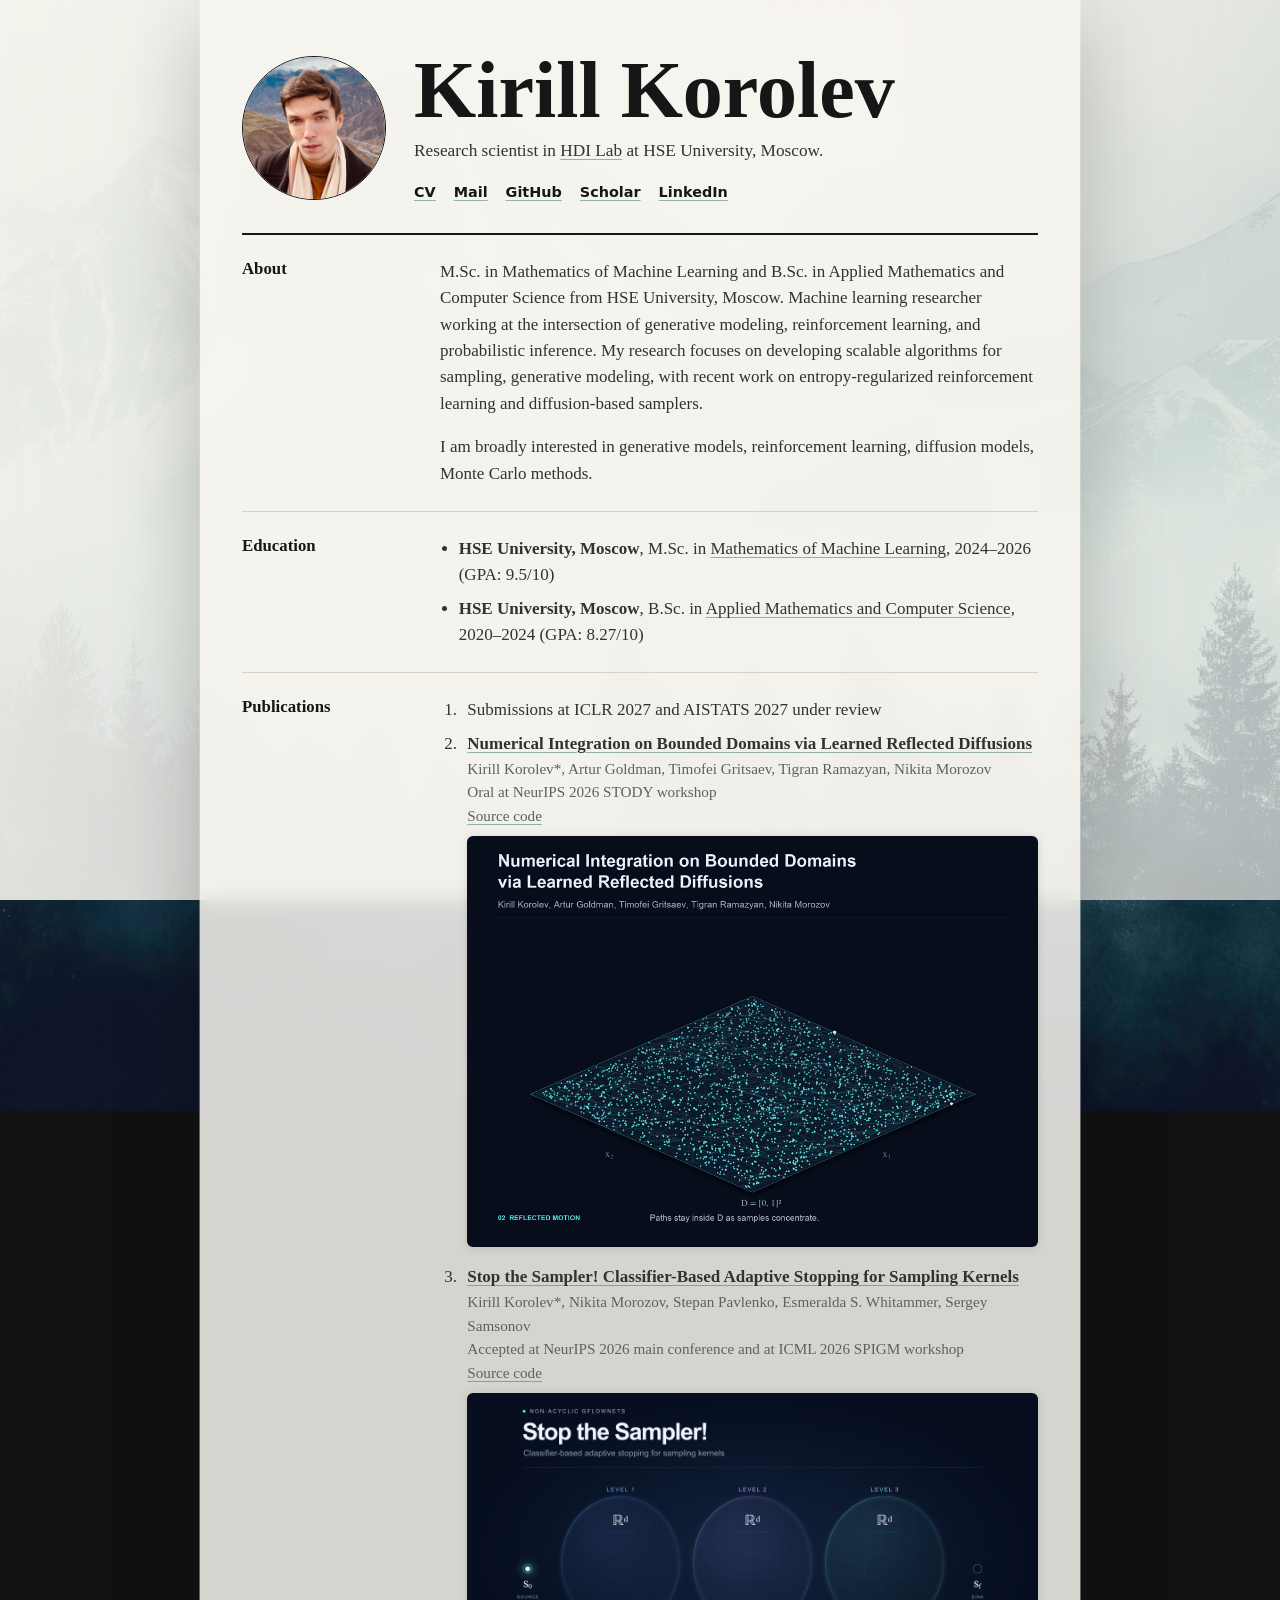
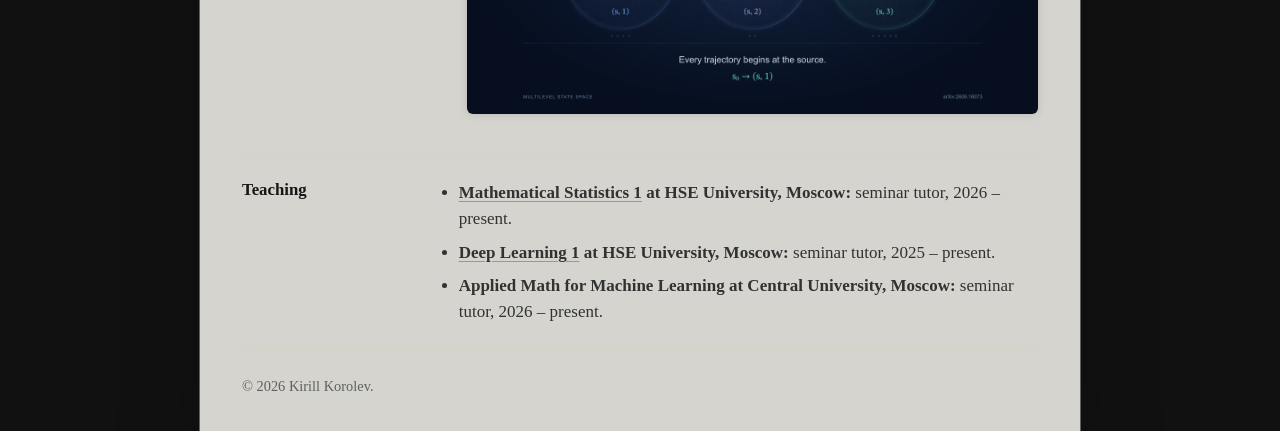
<file: index.html>
<!doctype html>
<html lang="en">
  <head>
    <meta charset="utf-8">
    <meta name="viewport" content="width=device-width, initial-scale=1">
    <meta
      name="description"
      content="Personal website of Kirill Korolev."
    >
    <meta name="google-site-verification" content="NBXI4HYTqgPtcaSsDmMrQNuc7NMK7PXPJ6CvXGRIiEw" />
    <title>Kirill Korolev</title>
    <link rel="icon" href="assets/favicon.svg" type="image/svg+xml">
    <link rel="stylesheet" href="styles.css">
  </head>
  <body>
    <main class="page" id="top">
      <header class="profile">
        <img
          class="portrait"
          src="assets/me.png"
          width="144"
          height="144"
        >

        <div class="profile-main">
          <h1>Kirill Korolev</h1>
          <p class="lead">
            Research scientist in <a href="https://cs.hse.ru/en/iai/hdilab/">HDI Lab</a> at HSE University, Moscow.
          </p>

          <nav class="links" aria-label="Primary links">
            <a href="assets/cv.pdf">CV</a>
            <a href="mailto:kkorolev@hse.ru">Mail</a>
            <a href="https://github.com/kkorolev1" rel="me">GitHub</a>
            <a href="https://scholar.google.com/citations?user=1c7fxGIAAAAJ" rel="me">Scholar</a>
            <a href="https://www.linkedin.com/in/kirill-korolev-5b4349169/" rel="me">LinkedIn</a>
          </nav>
        </div>
      </header>

      <section class="section" aria-labelledby="about-title">
        <h2 id="about-title">About</h2>
        <div class="content">
          <p>
            M.Sc. in Mathematics of Machine Learning and B.Sc. in Applied Mathematics and Computer Science from HSE University, Moscow. Machine learning researcher working at the intersection of generative modeling, reinforcement learning, and probabilistic inference. My research focuses on developing scalable algorithms for sampling, generative modeling, with recent work on entropy-regularized reinforcement learning and diffusion-based samplers.
          </p>
          <p>
            I am broadly interested in generative models, reinforcement learning, diffusion models, Monte Carlo methods.
          </p>
        </div>
      </section>

      <section class="section" aria-labelledby="research-title">
        <h2 id="research-title">Education</h2>
        <ul class="compact-list">
        <li>
          <strong>HSE University, Moscow</strong>,
          M.Sc. in <a href="https://www.hse.ru/en/ma/sltheory/">Mathematics of Machine Learning</a>,
          2024–2026 (GPA: 9.5/10)
        </li>
    
        <li>
          <strong>HSE University, Moscow</strong>,
          B.Sc. in <a href="https://www.hse.ru/en/ba/ami/">Applied Mathematics and Computer Science</a>,
          2020–2024 (GPA: 8.27/10)
        </li>
  
        </ul>
      </section>

      <section class="section" aria-labelledby="publications-title">
        <h2 id="publications-title">Publications</h2>
        <ol class="publication-list">
          <li>
            Submissions at ICLR 2027 and AISTATS 2027 under review
          </li>
          <li>
            <span class="publication-title"><a href="https://arxiv.org/abs/2610.40499">Numerical Integration on Bounded Domains via Learned Reflected Diffusions</a></span>
            <span class="publication-meta">
              Kirill Korolev*, Artur Goldman, Timofei Gritsaev, Tigran Ramazyan, Nikita Morozov
            </span>
            <span class="publication-meta">
              Oral at NeurIPS 2026 STODY workshop
            </span>
            <span class="publication-meta">
              <a href="https://github.com/kkorolev1/reflected-diffusion-samplers">Source code</a>
            </span>
            <div style="margin-top: 0.5em; margin-bottom: 0.5em;">
              <img src="assets/reflected-diffusion-samplers.gif" alt="Visualization of reflected diffusion" style="max-width: 100%; border-radius: 6px; box-shadow: 0 1px 8px rgba(0,0,0,0.12);">
            </div>
          </li>
          <li>
            <span class="publication-title"><a href="https://arxiv.org/abs/2606.16073">Stop the Sampler! Classifier-Based Adaptive Stopping for Sampling Kernels</a></span>
            <span class="publication-meta">
              Kirill Korolev*, Nikita Morozov, Stepan Pavlenko, Esmeralda S. Whitammer, Sergey Samsonov
            </span>
            <span class="publication-meta">
              Accepted at NeurIPS 2026 main conference and at ICML 2026 SPIGM workshop
            </span>
            <span class="publication-meta">
              <a href="https://github.com/kkorolev1/stop-the-sampler">Source code</a>
            </span>
          <div style="margin-top: 0.5em; margin-bottom: 0.5em;">
            <img src="assets/stop-the-sampler.gif" alt="Visualization of the state space" style="max-width: 100%; border-radius: 6px; box-shadow: 0 1px 8px rgba(0,0,0,0.12);">
          </div>
          </li>
        </ol>
      </section>

      <section class="section" aria-labelledby="teaching-title">
        <h2 id="teaching-title">Teaching</h2>
        <ul class="compact-list">
          <li><strong><a href="https://www.hse.ru/en/edu/courses/1048896143">Mathematical Statistics 1</a> at HSE University, Moscow:</strong> seminar tutor, 2026 – present.</li>
          <li><strong><a href="https://www.hse.ru/en/edu/courses/1048855444">Deep Learning 1</a> at HSE University, Moscow:</strong> seminar tutor, 2025 – present.</li>
          <li><strong>Applied Math for Machine Learning at Central University, Moscow:</strong> seminar tutor, 2026 – present.</li>
        </ul>
      </section>

      <footer class="footer">
        <p>&copy; 2026 Kirill Korolev.</p>
      </footer>
    </main>
  <script>
      const root = document.documentElement;
    
      function updateParallax() {
        const y = window.scrollY * -0.3;
        root.style.setProperty("--parallax-y", `${y}px`);
      }
    
      updateParallax();
    
      window.addEventListener("scroll", () => {
        requestAnimationFrame(updateParallax);
      });
    </script>
  </body>
</html>
</file>
<file: styles.css>
:root {
  --paper: #f7f5ef;
  --ink: #161616;
  --muted: #5d625e;
  --rule: #d8d2c6;
  --teal: #286b67;
  --crimson: #9b2f32;
  --white: #fffdfa;
}

* {
  box-sizing: border-box;
}

html {
  scroll-behavior: smooth;
}

body {
  margin: 0;
  color: var(--ink);
  font-family: ui-serif, Georgia, Cambria, "Times New Roman", Times, serif;
  font-size: 17px;
  line-height: 1.55;
  background: #111;
  min-height: 100vh;
}

body::before {
  content: "";
  position: fixed;
  inset: -18vh 0;
  z-index: -2;

  background-image: url("assets/bg.jpg");
  background-size: cover;
  background-position: center;
  background-repeat: no-repeat;

  transform: translate3d(0, var(--parallax-y, 0px), 0) scale(1.08);
  will-change: transform;
}

/* Light overlay for readability */
body::after {
  content: "";
  position: fixed;
  inset: 0;
  z-index: -1;

  background:
    linear-gradient(
      90deg,
      rgb(247 245 239 / 0.90),
      rgb(247 245 239 / 0.68)
    ),
    rgb(0 0 0 / 0.10);
}

a {
  color: inherit;
  text-decoration-color: rgb(40 107 103 / 0.48);
  text-decoration-thickness: 0.08em;
  text-underline-offset: 0.18em;
}

a:hover {
  color: var(--teal);
}

.page {
  width: min(880px, calc(100% - 36px));
  min-height: 100vh;
  margin: 0 auto;
  padding: 52px 42px 34px;

  background: rgb(247 245 239 / 0.86);
  backdrop-filter: blur(10px);
  -webkit-backdrop-filter: blur(10px);

  box-shadow:
    0 24px 80px rgb(0 0 0 / 0.22),
    0 0 0 1px rgb(255 255 255 / 0.38);
}

.profile {
  display: grid;
  grid-template-columns: 144px minmax(0, 1fr);
  gap: 28px;
  align-items: center;
  padding-bottom: 30px;
  border-bottom: 2px solid var(--ink);
}

.portrait {
  width: 144px;
  height: 144px;
  border: 1px solid var(--ink);
  border-radius: 50%;
  background: var(--white);
  object-fit: cover;
}

.kicker {
  margin: 0 0 6px;
  color: var(--crimson);
  font-family: ui-sans-serif, system-ui, -apple-system, BlinkMacSystemFont, "Segoe UI", sans-serif;
  font-size: 0.72rem;
  font-weight: 700;
  letter-spacing: 0.12em;
  text-transform: uppercase;
}

h1,
h2,
p {
  margin-top: 0;
}

h1 {
  margin-bottom: 10px;
  font-size: clamp(2.9rem, 8vw, 5rem);
  line-height: 0.95;
  letter-spacing: 0;
}

h2 {
  margin: 0;
  font-size: 1.05rem;
  line-height: 1.25;
  letter-spacing: 0;
}

.lead {
  max-width: 620px;
  margin-bottom: 16px;
  color: #303331;
  font-size: 1.08rem;
}

.links {
  display: flex;
  flex-wrap: wrap;
  gap: 8px 18px;
  font-family: ui-sans-serif, system-ui, -apple-system, BlinkMacSystemFont, "Segoe UI", sans-serif;
  font-size: 0.9rem;
  font-weight: 650;
}

.section {
  display: grid;
  grid-template-columns: 170px minmax(0, 1fr);
  gap: 28px;
  padding: 24px 0;
  border-bottom: 1px solid var(--rule);
}

.content {
  max-width: 660px;
  color: #303331;
}

.content p:last-child,
.footer p {
  margin-bottom: 0;
}

.compact-list,
.contact-list,
.publication-list {
  margin: 0;
  color: #303331;
}

.compact-list,
.contact-list {
  padding-left: 1.1em;
}

.compact-list li + li,
.contact-list li + li,
.publication-list li + li {
  margin-top: 7px;
}

.publication-list {
  padding-left: 1.25em;
}

.publication-list li {
  padding-left: 6px;
}

.publication-title {
  display: block;
  font-weight: 700;
}

.publication-meta {
  display: block;
  color: var(--muted);
  font-size: 0.95rem;
}

.footer {
  padding-top: 24px;
  color: var(--muted);
  font-size: 0.9rem;
}

@media (max-width: 680px) {
  body {
    font-size: 16px;
  }

  body::before {
    background-position: center top;
    transform: scale(1.1);
  }

  body::after {
    background:
      linear-gradient(
        180deg,
        rgb(247 245 239 / 0.94),
        rgb(247 245 239 / 0.78)
      ),
      rgb(0 0 0 / 0.10);
  }

  .page {
    width: min(100% - 22px, 880px);
    padding: 32px 22px 28px;
    border-radius: 0 0 22px 22px;
  }

  .profile {
    grid-template-columns: 1fr;
    gap: 18px;
  }

  .portrait {
    width: 112px;
    height: 112px;
  }

  .section {
    grid-template-columns: 1fr;
    gap: 8px;
  }
}

@media print {
  body {
    background: var(--paper);
  }

  body::before,
  body::after {
    display: none;
  }

  .page {
    width: 100%;
    min-height: auto;
    padding: 0;
    background: var(--paper);
    box-shadow: none;
    border-radius: 0;
    backdrop-filter: none;
    -webkit-backdrop-filter: none;
  }

  .portrait {
    width: 96px;
    height: 96px;
  }
}
</file>
